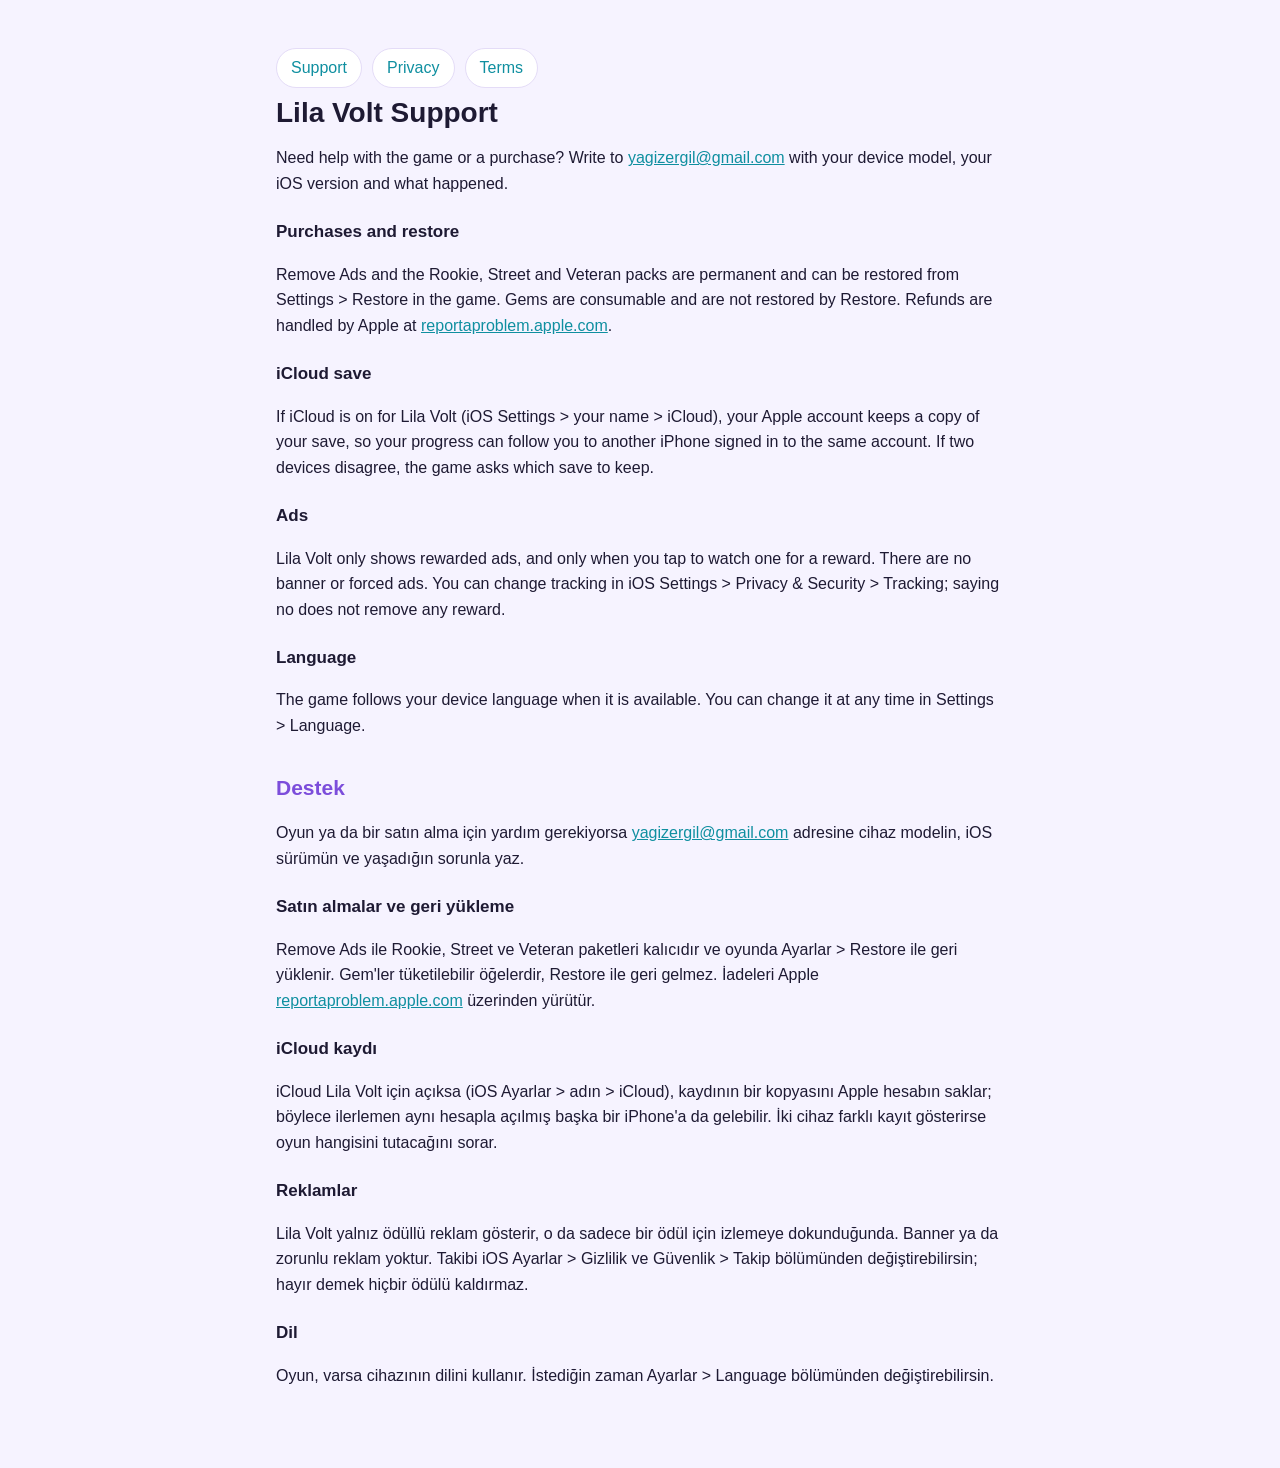
<file: index.html>
<!doctype html>
<html lang="en">
<head>
<meta charset="utf-8">
<meta name="viewport" content="width=device-width, initial-scale=1">
<title>Lila Volt – Support</title>
<link rel="stylesheet" href="style.css">
</head>
<body>
<main>
<nav><a href="index.html">Support</a><a href="privacy.html">Privacy</a><a href="terms.html">Terms</a></nav>
<h1>Lila Volt Support</h1>
<p>Need help with the game or a purchase? Write to <a href="mailto:yagizergil@gmail.com?subject=Lila%20Volt%20support">yagizergil@gmail.com</a> with your device model, your iOS version and what happened.</p>
<h3>Purchases and restore</h3>
<p>Remove Ads and the Rookie, Street and Veteran packs are permanent and can be restored from Settings &gt; Restore in the game. Gems are consumable and are not restored by Restore. Refunds are handled by Apple at <a href="https://reportaproblem.apple.com">reportaproblem.apple.com</a>.</p>
<h3>iCloud save</h3>
<p>If iCloud is on for Lila Volt (iOS Settings &gt; your name &gt; iCloud), your Apple account keeps a copy of your save, so your progress can follow you to another iPhone signed in to the same account. If two devices disagree, the game asks which save to keep.</p>
<h3>Ads</h3>
<p>Lila Volt only shows rewarded ads, and only when you tap to watch one for a reward. There are no banner or forced ads. You can change tracking in iOS Settings &gt; Privacy &amp; Security &gt; Tracking; saying no does not remove any reward.</p>
<h3>Language</h3>
<p>The game follows your device language when it is available. You can change it at any time in Settings &gt; Language.</p>
<h2>Destek</h2>
<p>Oyun ya da bir satın alma için yardım gerekiyorsa <a href="mailto:yagizergil@gmail.com?subject=Lila%20Volt%20destek">yagizergil@gmail.com</a> adresine cihaz modelin, iOS sürümün ve yaşadığın sorunla yaz.</p>
<h3>Satın almalar ve geri yükleme</h3>
<p>Remove Ads ile Rookie, Street ve Veteran paketleri kalıcıdır ve oyunda Ayarlar &gt; Restore ile geri yüklenir. Gem'ler tüketilebilir öğelerdir, Restore ile geri gelmez. İadeleri Apple <a href="https://reportaproblem.apple.com">reportaproblem.apple.com</a> üzerinden yürütür.</p>
<h3>iCloud kaydı</h3>
<p>iCloud Lila Volt için açıksa (iOS Ayarlar &gt; adın &gt; iCloud), kaydının bir kopyasını Apple hesabın saklar; böylece ilerlemen aynı hesapla açılmış başka bir iPhone'a da gelebilir. İki cihaz farklı kayıt gösterirse oyun hangisini tutacağını sorar.</p>
<h3>Reklamlar</h3>
<p>Lila Volt yalnız ödüllü reklam gösterir, o da sadece bir ödül için izlemeye dokunduğunda. Banner ya da zorunlu reklam yoktur. Takibi iOS Ayarlar &gt; Gizlilik ve Güvenlik &gt; Takip bölümünden değiştirebilirsin; hayır demek hiçbir ödülü kaldırmaz.</p>
<h3>Dil</h3>
<p>Oyun, varsa cihazının dilini kullanır. İstediğin zaman Ayarlar &gt; Language bölümünden değiştirebilirsin.</p>
</main>
</body>
</html>
</file>
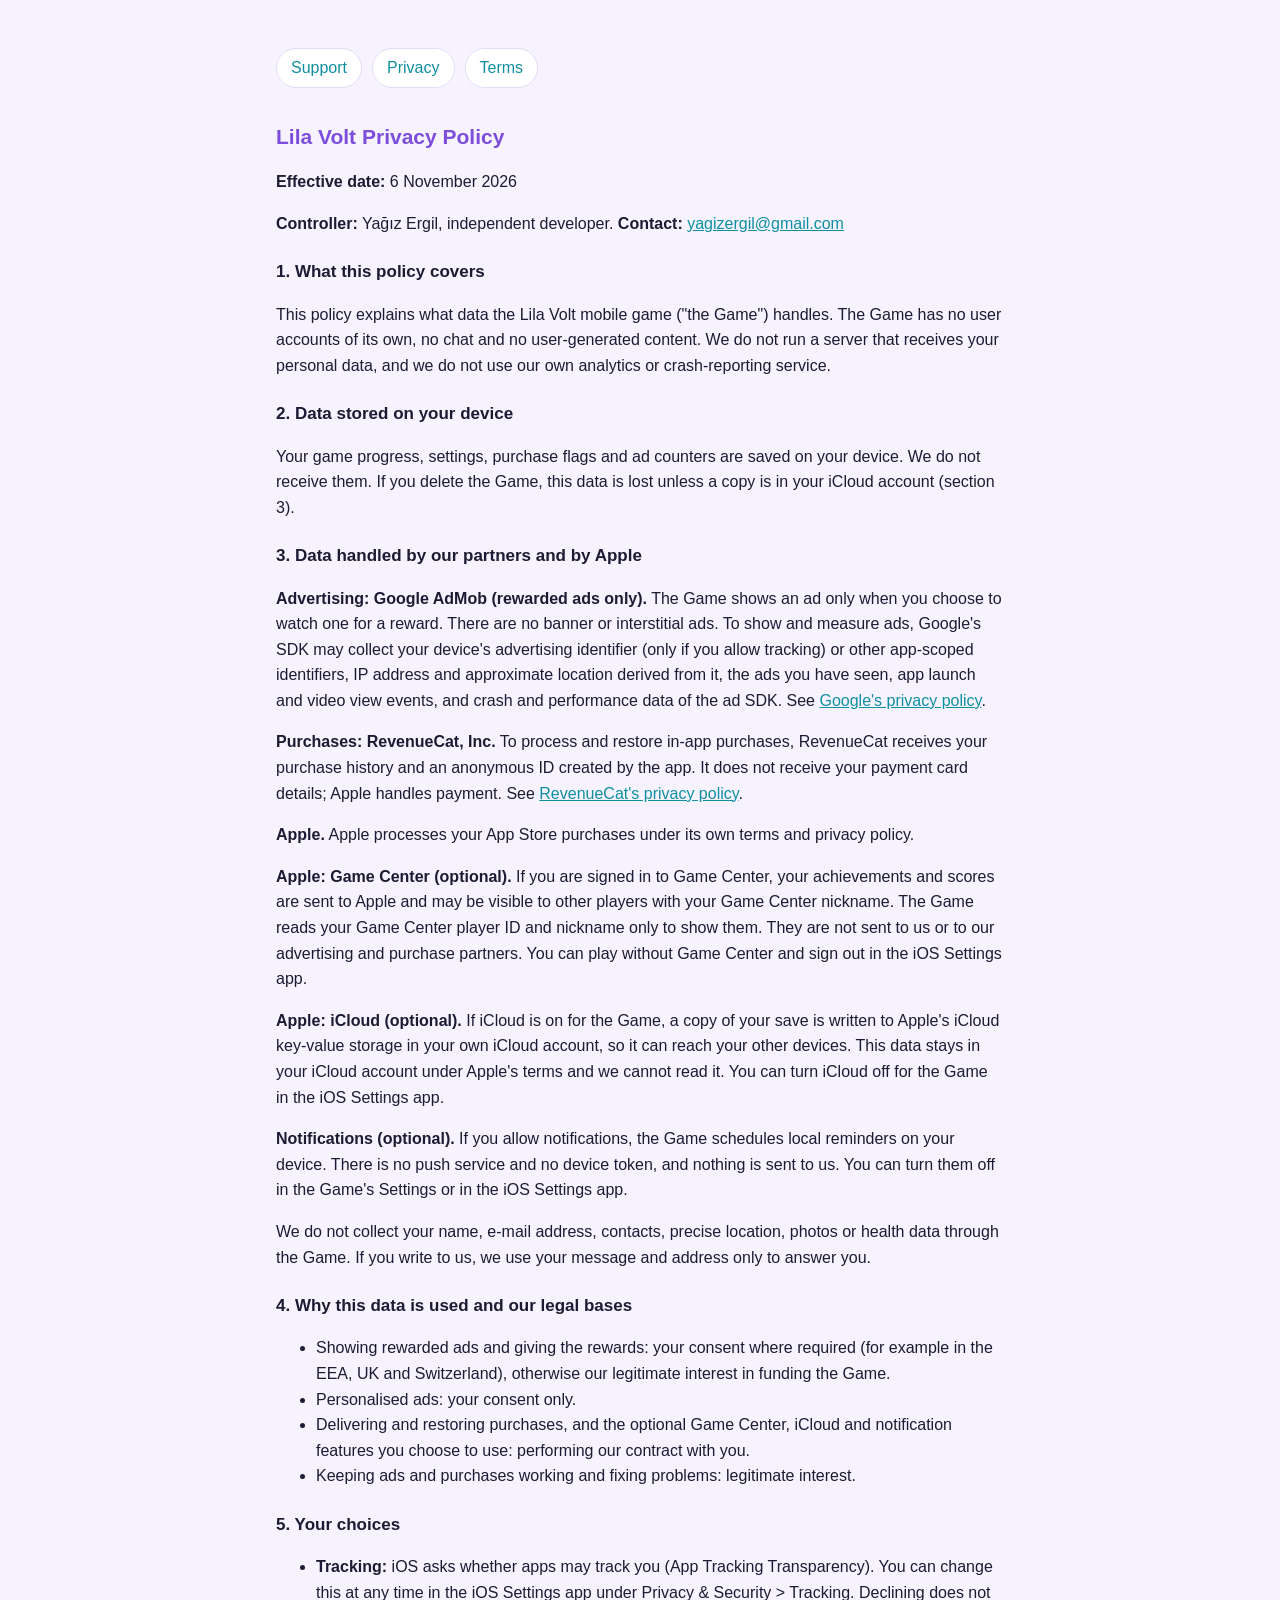
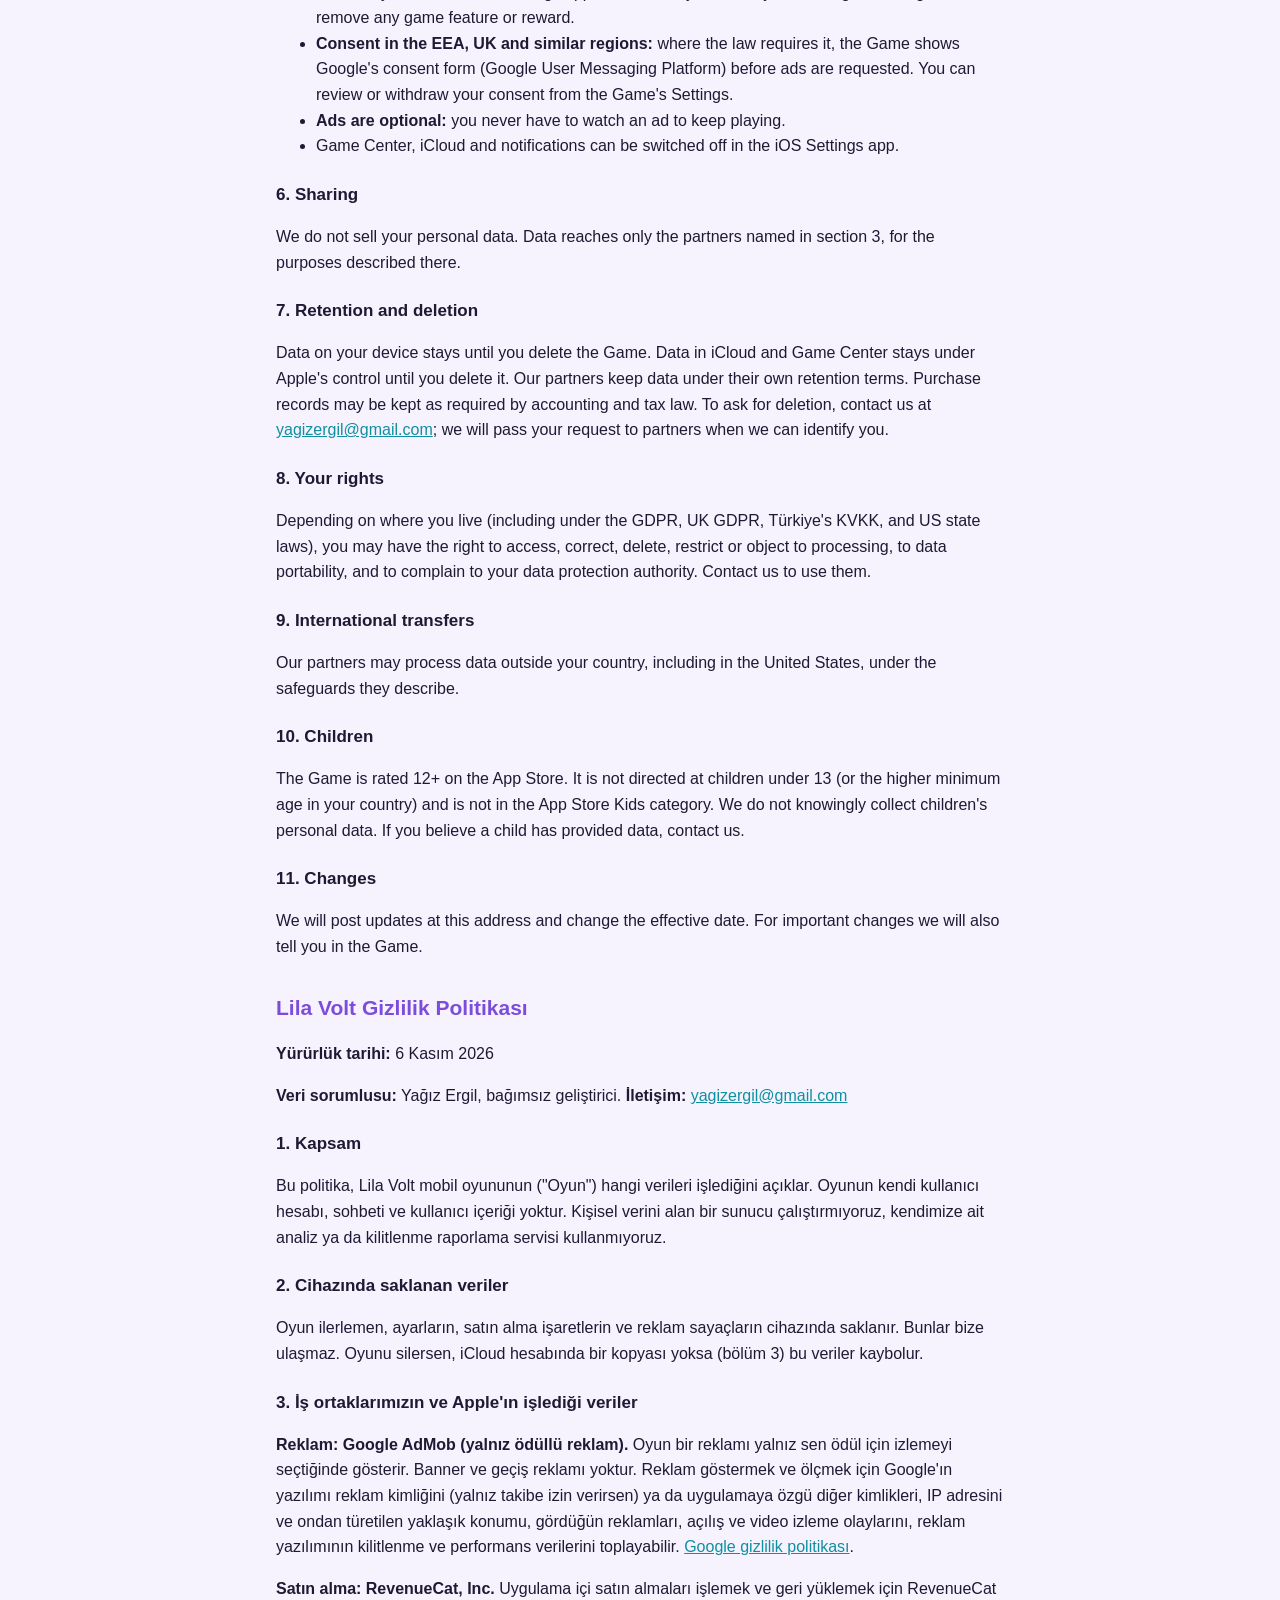
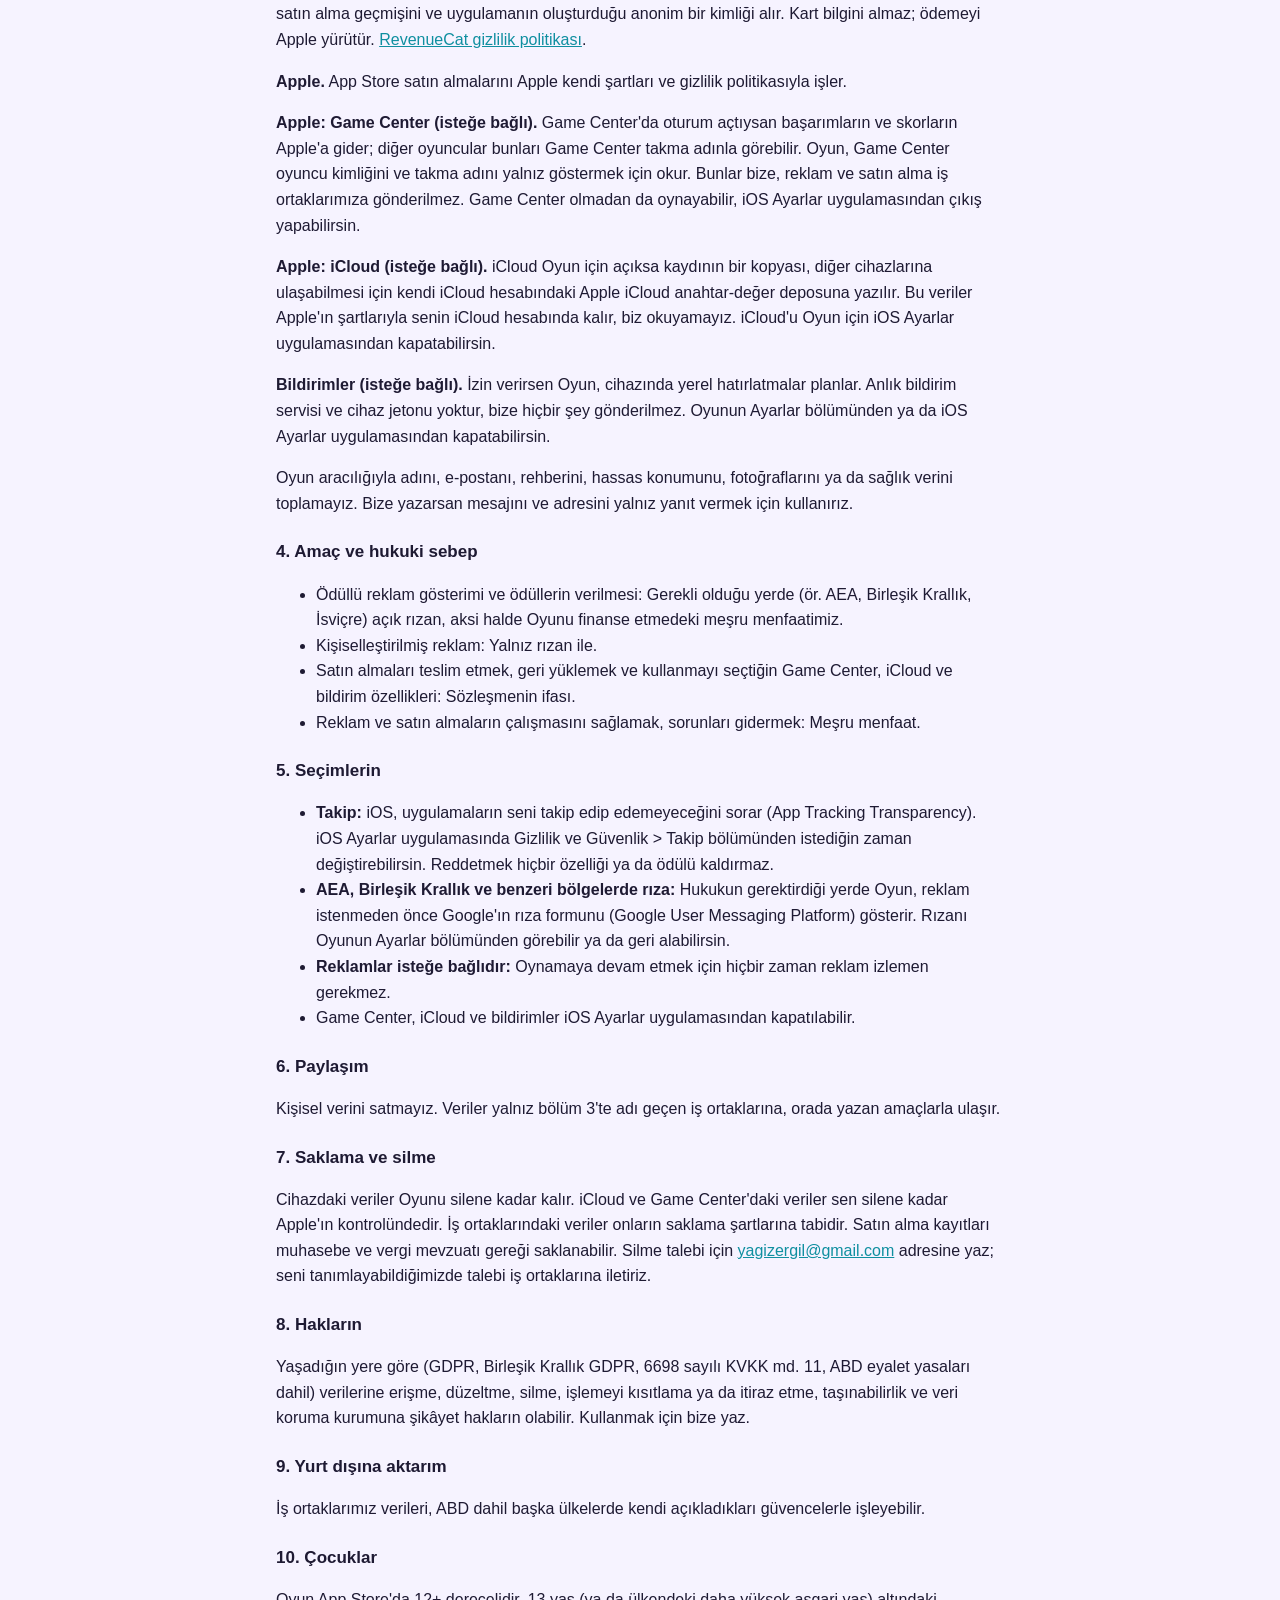
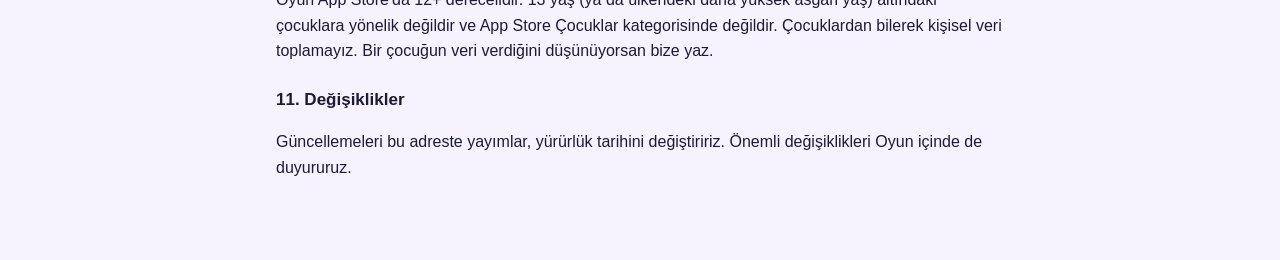
<file: privacy.html>
<!doctype html>
<html lang="en">
<head>
<meta charset="utf-8">
<meta name="viewport" content="width=device-width, initial-scale=1">
<title>Lila Volt – Privacy Policy</title>
<link rel="stylesheet" href="style.css">
</head>
<body>
<main>
<nav><a href="index.html">Support</a><a href="privacy.html">Privacy</a><a href="terms.html">Terms</a></nav>
<h2>Lila Volt Privacy Policy</h2>
<p><strong>Effective date:</strong> 6 November 2026</p>
<p><strong>Controller:</strong> Yağız Ergil, independent developer. <strong>Contact:</strong> <a href="mailto:yagizergil@gmail.com">yagizergil@gmail.com</a></p>
<h3>1. What this policy covers</h3>
<p>This policy explains what data the Lila Volt mobile game ("the Game") handles. The Game has no user accounts of its own, no chat and no user-generated content. We do not run a server that receives your personal data, and we do not use our own analytics or crash-reporting service.</p>
<h3>2. Data stored on your device</h3>
<p>Your game progress, settings, purchase flags and ad counters are saved on your device. We do not receive them. If you delete the Game, this data is lost unless a copy is in your iCloud account (section 3).</p>
<h3>3. Data handled by our partners and by Apple</h3>
<p><strong>Advertising: Google AdMob (rewarded ads only).</strong> The Game shows an ad only when you choose to watch one for a reward. There are no banner or interstitial ads. To show and measure ads, Google's SDK may collect your device's advertising identifier (only if you allow tracking) or other app-scoped identifiers, IP address and approximate location derived from it, the ads you have seen, app launch and video view events, and crash and performance data of the ad SDK. See <a href="https://policies.google.com/privacy">Google's privacy policy</a>.</p>
<p><strong>Purchases: RevenueCat, Inc.</strong> To process and restore in-app purchases, RevenueCat receives your purchase history and an anonymous ID created by the app. It does not receive your payment card details; Apple handles payment. See <a href="https://www.revenuecat.com/privacy/">RevenueCat's privacy policy</a>.</p>
<p><strong>Apple.</strong> Apple processes your App Store purchases under its own terms and privacy policy.</p>
<p><strong>Apple: Game Center (optional).</strong> If you are signed in to Game Center, your achievements and scores are sent to Apple and may be visible to other players with your Game Center nickname. The Game reads your Game Center player ID and nickname only to show them. They are not sent to us or to our advertising and purchase partners. You can play without Game Center and sign out in the iOS Settings app.</p>
<p><strong>Apple: iCloud (optional).</strong> If iCloud is on for the Game, a copy of your save is written to Apple's iCloud key-value storage in your own iCloud account, so it can reach your other devices. This data stays in your iCloud account under Apple's terms and we cannot read it. You can turn iCloud off for the Game in the iOS Settings app.</p>
<p><strong>Notifications (optional).</strong> If you allow notifications, the Game schedules local reminders on your device. There is no push service and no device token, and nothing is sent to us. You can turn them off in the Game's Settings or in the iOS Settings app.</p>
<p>We do not collect your name, e-mail address, contacts, precise location, photos or health data through the Game. If you write to us, we use your message and address only to answer you.</p>
<h3>4. Why this data is used and our legal bases</h3>
<ul>
<li>Showing rewarded ads and giving the rewards: your consent where required (for example in the EEA, UK and Switzerland), otherwise our legitimate interest in funding the Game.</li>
<li>Personalised ads: your consent only.</li>
<li>Delivering and restoring purchases, and the optional Game Center, iCloud and notification features you choose to use: performing our contract with you.</li>
<li>Keeping ads and purchases working and fixing problems: legitimate interest.</li>
</ul>
<h3>5. Your choices</h3>
<ul>
<li><strong>Tracking:</strong> iOS asks whether apps may track you (App Tracking Transparency). You can change this at any time in the iOS Settings app under Privacy &amp; Security &gt; Tracking. Declining does not remove any game feature or reward.</li>
<li><strong>Consent in the EEA, UK and similar regions:</strong> where the law requires it, the Game shows Google's consent form (Google User Messaging Platform) before ads are requested. You can review or withdraw your consent from the Game's Settings.</li>
<li><strong>Ads are optional:</strong> you never have to watch an ad to keep playing.</li>
<li>Game Center, iCloud and notifications can be switched off in the iOS Settings app.</li>
</ul>
<h3>6. Sharing</h3>
<p>We do not sell your personal data. Data reaches only the partners named in section 3, for the purposes described there.</p>
<h3>7. Retention and deletion</h3>
<p>Data on your device stays until you delete the Game. Data in iCloud and Game Center stays under Apple's control until you delete it. Our partners keep data under their own retention terms. Purchase records may be kept as required by accounting and tax law. To ask for deletion, contact us at <a href="mailto:yagizergil@gmail.com">yagizergil@gmail.com</a>; we will pass your request to partners when we can identify you.</p>
<h3>8. Your rights</h3>
<p>Depending on where you live (including under the GDPR, UK GDPR, Türkiye's KVKK, and US state laws), you may have the right to access, correct, delete, restrict or object to processing, to data portability, and to complain to your data protection authority. Contact us to use them.</p>
<h3>9. International transfers</h3>
<p>Our partners may process data outside your country, including in the United States, under the safeguards they describe.</p>
<h3>10. Children</h3>
<p>The Game is rated 12+ on the App Store. It is not directed at children under 13 (or the higher minimum age in your country) and is not in the App Store Kids category. We do not knowingly collect children's personal data. If you believe a child has provided data, contact us.</p>
<h3>11. Changes</h3>
<p>We will post updates at this address and change the effective date. For important changes we will also tell you in the Game.</p>
<h2>Lila Volt Gizlilik Politikası</h2>
<p><strong>Yürürlük tarihi:</strong> 6 Kasım 2026</p>
<p><strong>Veri sorumlusu:</strong> Yağız Ergil, bağımsız geliştirici. <strong>İletişim:</strong> <a href="mailto:yagizergil@gmail.com">yagizergil@gmail.com</a></p>
<h3>1. Kapsam</h3>
<p>Bu politika, Lila Volt mobil oyununun ("Oyun") hangi verileri işlediğini açıklar. Oyunun kendi kullanıcı hesabı, sohbeti ve kullanıcı içeriği yoktur. Kişisel verini alan bir sunucu çalıştırmıyoruz, kendimize ait analiz ya da kilitlenme raporlama servisi kullanmıyoruz.</p>
<h3>2. Cihazında saklanan veriler</h3>
<p>Oyun ilerlemen, ayarların, satın alma işaretlerin ve reklam sayaçların cihazında saklanır. Bunlar bize ulaşmaz. Oyunu silersen, iCloud hesabında bir kopyası yoksa (bölüm 3) bu veriler kaybolur.</p>
<h3>3. İş ortaklarımızın ve Apple'ın işlediği veriler</h3>
<p><strong>Reklam: Google AdMob (yalnız ödüllü reklam).</strong> Oyun bir reklamı yalnız sen ödül için izlemeyi seçtiğinde gösterir. Banner ve geçiş reklamı yoktur. Reklam göstermek ve ölçmek için Google'ın yazılımı reklam kimliğini (yalnız takibe izin verirsen) ya da uygulamaya özgü diğer kimlikleri, IP adresini ve ondan türetilen yaklaşık konumu, gördüğün reklamları, açılış ve video izleme olaylarını, reklam yazılımının kilitlenme ve performans verilerini toplayabilir. <a href="https://policies.google.com/privacy">Google gizlilik politikası</a>.</p>
<p><strong>Satın alma: RevenueCat, Inc.</strong> Uygulama içi satın almaları işlemek ve geri yüklemek için RevenueCat satın alma geçmişini ve uygulamanın oluşturduğu anonim bir kimliği alır. Kart bilgini almaz; ödemeyi Apple yürütür. <a href="https://www.revenuecat.com/privacy/">RevenueCat gizlilik politikası</a>.</p>
<p><strong>Apple.</strong> App Store satın almalarını Apple kendi şartları ve gizlilik politikasıyla işler.</p>
<p><strong>Apple: Game Center (isteğe bağlı).</strong> Game Center'da oturum açtıysan başarımların ve skorların Apple'a gider; diğer oyuncular bunları Game Center takma adınla görebilir. Oyun, Game Center oyuncu kimliğini ve takma adını yalnız göstermek için okur. Bunlar bize, reklam ve satın alma iş ortaklarımıza gönderilmez. Game Center olmadan da oynayabilir, iOS Ayarlar uygulamasından çıkış yapabilirsin.</p>
<p><strong>Apple: iCloud (isteğe bağlı).</strong> iCloud Oyun için açıksa kaydının bir kopyası, diğer cihazlarına ulaşabilmesi için kendi iCloud hesabındaki Apple iCloud anahtar-değer deposuna yazılır. Bu veriler Apple'ın şartlarıyla senin iCloud hesabında kalır, biz okuyamayız. iCloud'u Oyun için iOS Ayarlar uygulamasından kapatabilirsin.</p>
<p><strong>Bildirimler (isteğe bağlı).</strong> İzin verirsen Oyun, cihazında yerel hatırlatmalar planlar. Anlık bildirim servisi ve cihaz jetonu yoktur, bize hiçbir şey gönderilmez. Oyunun Ayarlar bölümünden ya da iOS Ayarlar uygulamasından kapatabilirsin.</p>
<p>Oyun aracılığıyla adını, e-postanı, rehberini, hassas konumunu, fotoğraflarını ya da sağlık verini toplamayız. Bize yazarsan mesajını ve adresini yalnız yanıt vermek için kullanırız.</p>
<h3>4. Amaç ve hukuki sebep</h3>
<ul>
<li>Ödüllü reklam gösterimi ve ödüllerin verilmesi: Gerekli olduğu yerde (ör. AEA, Birleşik Krallık, İsviçre) açık rızan, aksi halde Oyunu finanse etmedeki meşru menfaatimiz.</li>
<li>Kişiselleştirilmiş reklam: Yalnız rızan ile.</li>
<li>Satın almaları teslim etmek, geri yüklemek ve kullanmayı seçtiğin Game Center, iCloud ve bildirim özellikleri: Sözleşmenin ifası.</li>
<li>Reklam ve satın almaların çalışmasını sağlamak, sorunları gidermek: Meşru menfaat.</li>
</ul>
<h3>5. Seçimlerin</h3>
<ul>
<li><strong>Takip:</strong> iOS, uygulamaların seni takip edip edemeyeceğini sorar (App Tracking Transparency). iOS Ayarlar uygulamasında Gizlilik ve Güvenlik &gt; Takip bölümünden istediğin zaman değiştirebilirsin. Reddetmek hiçbir özelliği ya da ödülü kaldırmaz.</li>
<li><strong>AEA, Birleşik Krallık ve benzeri bölgelerde rıza:</strong> Hukukun gerektirdiği yerde Oyun, reklam istenmeden önce Google'ın rıza formunu (Google User Messaging Platform) gösterir. Rızanı Oyunun Ayarlar bölümünden görebilir ya da geri alabilirsin.</li>
<li><strong>Reklamlar isteğe bağlıdır:</strong> Oynamaya devam etmek için hiçbir zaman reklam izlemen gerekmez.</li>
<li>Game Center, iCloud ve bildirimler iOS Ayarlar uygulamasından kapatılabilir.</li>
</ul>
<h3>6. Paylaşım</h3>
<p>Kişisel verini satmayız. Veriler yalnız bölüm 3'te adı geçen iş ortaklarına, orada yazan amaçlarla ulaşır.</p>
<h3>7. Saklama ve silme</h3>
<p>Cihazdaki veriler Oyunu silene kadar kalır. iCloud ve Game Center'daki veriler sen silene kadar Apple'ın kontrolündedir. İş ortaklarındaki veriler onların saklama şartlarına tabidir. Satın alma kayıtları muhasebe ve vergi mevzuatı gereği saklanabilir. Silme talebi için <a href="mailto:yagizergil@gmail.com">yagizergil@gmail.com</a> adresine yaz; seni tanımlayabildiğimizde talebi iş ortaklarına iletiriz.</p>
<h3>8. Hakların</h3>
<p>Yaşadığın yere göre (GDPR, Birleşik Krallık GDPR, 6698 sayılı KVKK md. 11, ABD eyalet yasaları dahil) verilerine erişme, düzeltme, silme, işlemeyi kısıtlama ya da itiraz etme, taşınabilirlik ve veri koruma kurumuna şikâyet hakların olabilir. Kullanmak için bize yaz.</p>
<h3>9. Yurt dışına aktarım</h3>
<p>İş ortaklarımız verileri, ABD dahil başka ülkelerde kendi açıkladıkları güvencelerle işleyebilir.</p>
<h3>10. Çocuklar</h3>
<p>Oyun App Store'da 12+ derecelidir. 13 yaş (ya da ülkendeki daha yüksek asgari yaş) altındaki çocuklara yönelik değildir ve App Store Çocuklar kategorisinde değildir. Çocuklardan bilerek kişisel veri toplamayız. Bir çocuğun veri verdiğini düşünüyorsan bize yaz.</p>
<h3>11. Değişiklikler</h3>
<p>Güncellemeleri bu adreste yayımlar, yürürlük tarihini değiştiririz. Önemli değişiklikleri Oyun içinde de duyururuz.</p>
</main>
</body>
</html>
</file>
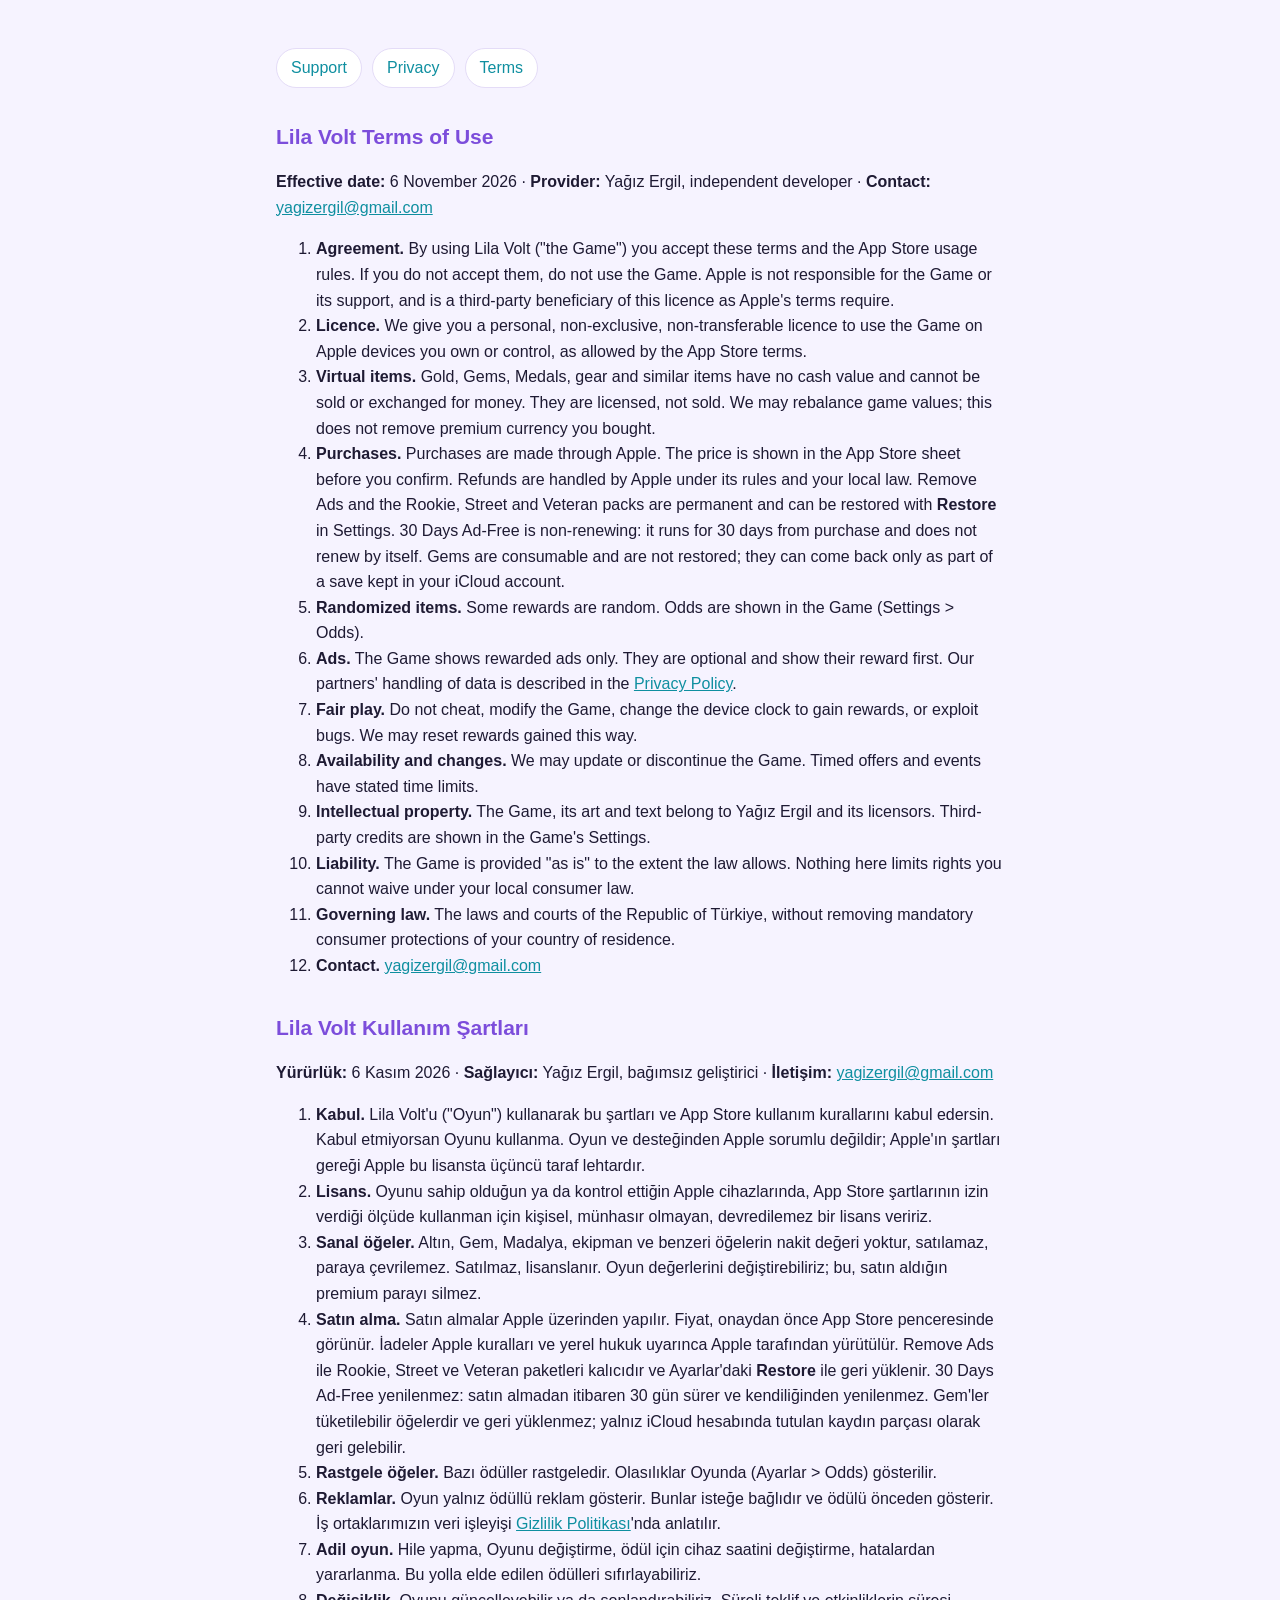
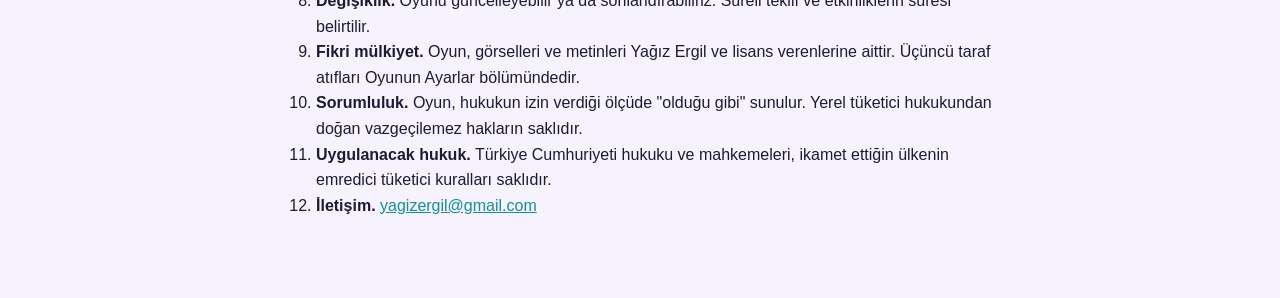
<file: terms.html>
<!doctype html>
<html lang="en">
<head>
<meta charset="utf-8">
<meta name="viewport" content="width=device-width, initial-scale=1">
<title>Lila Volt – Terms of Use</title>
<link rel="stylesheet" href="style.css">
</head>
<body>
<main>
<nav><a href="index.html">Support</a><a href="privacy.html">Privacy</a><a href="terms.html">Terms</a></nav>
<h2>Lila Volt Terms of Use</h2>
<p><strong>Effective date:</strong> 6 November 2026 · <strong>Provider:</strong> Yağız Ergil, independent developer · <strong>Contact:</strong> <a href="mailto:yagizergil@gmail.com">yagizergil@gmail.com</a></p>
<ol>
<li><strong>Agreement.</strong> By using Lila Volt ("the Game") you accept these terms and the App Store usage rules. If you do not accept them, do not use the Game. Apple is not responsible for the Game or its support, and is a third-party beneficiary of this licence as Apple's terms require.</li>
<li><strong>Licence.</strong> We give you a personal, non-exclusive, non-transferable licence to use the Game on Apple devices you own or control, as allowed by the App Store terms.</li>
<li><strong>Virtual items.</strong> Gold, Gems, Medals, gear and similar items have no cash value and cannot be sold or exchanged for money. They are licensed, not sold. We may rebalance game values; this does not remove premium currency you bought.</li>
<li><strong>Purchases.</strong> Purchases are made through Apple. The price is shown in the App Store sheet before you confirm. Refunds are handled by Apple under its rules and your local law. Remove Ads and the Rookie, Street and Veteran packs are permanent and can be restored with <strong>Restore</strong> in Settings. 30 Days Ad-Free is non-renewing: it runs for 30 days from purchase and does not renew by itself. Gems are consumable and are not restored; they can come back only as part of a save kept in your iCloud account.</li>
<li><strong>Randomized items.</strong> Some rewards are random. Odds are shown in the Game (Settings &gt; Odds).</li>
<li><strong>Ads.</strong> The Game shows rewarded ads only. They are optional and show their reward first. Our partners' handling of data is described in the <a href="privacy.html">Privacy Policy</a>.</li>
<li><strong>Fair play.</strong> Do not cheat, modify the Game, change the device clock to gain rewards, or exploit bugs. We may reset rewards gained this way.</li>
<li><strong>Availability and changes.</strong> We may update or discontinue the Game. Timed offers and events have stated time limits.</li>
<li><strong>Intellectual property.</strong> The Game, its art and text belong to Yağız Ergil and its licensors. Third-party credits are shown in the Game's Settings.</li>
<li><strong>Liability.</strong> The Game is provided "as is" to the extent the law allows. Nothing here limits rights you cannot waive under your local consumer law.</li>
<li><strong>Governing law.</strong> The laws and courts of the Republic of Türkiye, without removing mandatory consumer protections of your country of residence.</li>
<li><strong>Contact.</strong> <a href="mailto:yagizergil@gmail.com">yagizergil@gmail.com</a></li>
</ol>
<h2>Lila Volt Kullanım Şartları</h2>
<p><strong>Yürürlük:</strong> 6 Kasım 2026 · <strong>Sağlayıcı:</strong> Yağız Ergil, bağımsız geliştirici · <strong>İletişim:</strong> <a href="mailto:yagizergil@gmail.com">yagizergil@gmail.com</a></p>
<ol>
<li><strong>Kabul.</strong> Lila Volt'u ("Oyun") kullanarak bu şartları ve App Store kullanım kurallarını kabul edersin. Kabul etmiyorsan Oyunu kullanma. Oyun ve desteğinden Apple sorumlu değildir; Apple'ın şartları gereği Apple bu lisansta üçüncü taraf lehtardır.</li>
<li><strong>Lisans.</strong> Oyunu sahip olduğun ya da kontrol ettiğin Apple cihazlarında, App Store şartlarının izin verdiği ölçüde kullanman için kişisel, münhasır olmayan, devredilemez bir lisans veririz.</li>
<li><strong>Sanal öğeler.</strong> Altın, Gem, Madalya, ekipman ve benzeri öğelerin nakit değeri yoktur, satılamaz, paraya çevrilemez. Satılmaz, lisanslanır. Oyun değerlerini değiştirebiliriz; bu, satın aldığın premium parayı silmez.</li>
<li><strong>Satın alma.</strong> Satın almalar Apple üzerinden yapılır. Fiyat, onaydan önce App Store penceresinde görünür. İadeler Apple kuralları ve yerel hukuk uyarınca Apple tarafından yürütülür. Remove Ads ile Rookie, Street ve Veteran paketleri kalıcıdır ve Ayarlar'daki <strong>Restore</strong> ile geri yüklenir. 30 Days Ad-Free yenilenmez: satın almadan itibaren 30 gün sürer ve kendiliğinden yenilenmez. Gem'ler tüketilebilir öğelerdir ve geri yüklenmez; yalnız iCloud hesabında tutulan kaydın parçası olarak geri gelebilir.</li>
<li><strong>Rastgele öğeler.</strong> Bazı ödüller rastgeledir. Olasılıklar Oyunda (Ayarlar &gt; Odds) gösterilir.</li>
<li><strong>Reklamlar.</strong> Oyun yalnız ödüllü reklam gösterir. Bunlar isteğe bağlıdır ve ödülü önceden gösterir. İş ortaklarımızın veri işleyişi <a href="privacy.html">Gizlilik Politikası</a>'nda anlatılır.</li>
<li><strong>Adil oyun.</strong> Hile yapma, Oyunu değiştirme, ödül için cihaz saatini değiştirme, hatalardan yararlanma. Bu yolla elde edilen ödülleri sıfırlayabiliriz.</li>
<li><strong>Değişiklik.</strong> Oyunu güncelleyebilir ya da sonlandırabiliriz. Süreli teklif ve etkinliklerin süresi belirtilir.</li>
<li><strong>Fikri mülkiyet.</strong> Oyun, görselleri ve metinleri Yağız Ergil ve lisans verenlerine aittir. Üçüncü taraf atıfları Oyunun Ayarlar bölümündedir.</li>
<li><strong>Sorumluluk.</strong> Oyun, hukukun izin verdiği ölçüde "olduğu gibi" sunulur. Yerel tüketici hukukundan doğan vazgeçilemez hakların saklıdır.</li>
<li><strong>Uygulanacak hukuk.</strong> Türkiye Cumhuriyeti hukuku ve mahkemeleri, ikamet ettiğin ülkenin emredici tüketici kuralları saklıdır.</li>
<li><strong>İletişim.</strong> <a href="mailto:yagizergil@gmail.com">yagizergil@gmail.com</a></li>
</ol>
</main>
</body>
</html>
</file>
<file: style.css>
:root {
  --bg: #f6f3ff;
  --card: #ffffff;
  --ink: #1e1a33;
  --muted: #5f5880;
  --accent: #7c4ddb;
  --teal: #0f8fa0;
  --line: #e4dcf7;
}
@media (prefers-color-scheme: dark) {
  :root {
    --bg: #151125;
    --card: #1e1a33;
    --ink: #f2efff;
    --muted: #b8b0d8;
    --accent: #ffd640;
    --teal: #3fd8e8;
    --line: #2f2850;
  }
}
* { box-sizing: border-box; }
body {
  margin: 0;
  background: var(--bg);
  color: var(--ink);
  font: 16px/1.6 -apple-system, BlinkMacSystemFont, "Segoe UI", Roboto, sans-serif;
}
main { max-width: 760px; margin: 0 auto; padding: 32px 16px 64px; }
h1 { font-size: 28px; margin: 0; line-height: 1.2; }
h2 { font-size: 21px; margin: 32px 0 8px; color: var(--accent); }
h3 { font-size: 17px; margin: 22px 0 6px; }
a { color: var(--teal); }
.muted { color: var(--muted); font-size: 14px; }
nav { display: flex; flex-wrap: wrap; gap: 10px; margin: 16px 0 8px; }
nav a {
  background: var(--card);
  border: 1px solid var(--line);
  border-radius: 999px;
  padding: 6px 14px;
  text-decoration: none;
}
</file>
